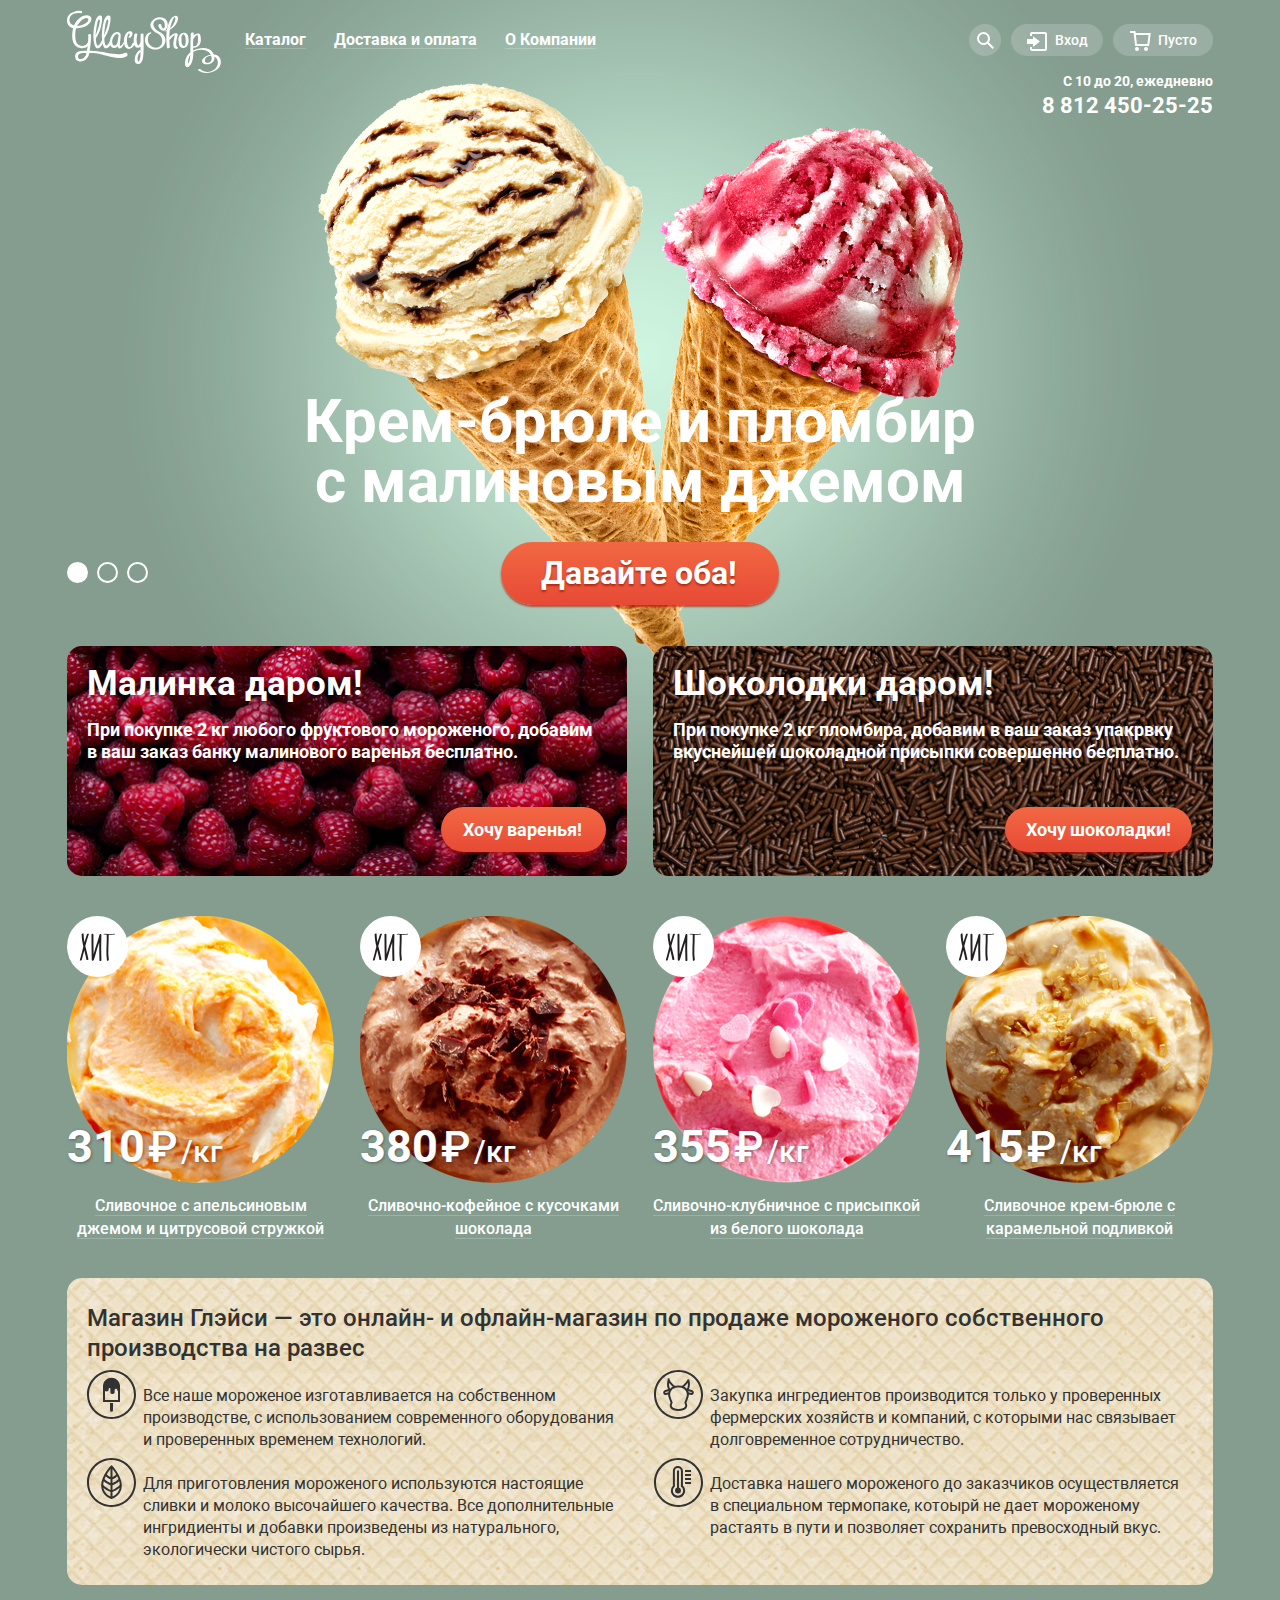
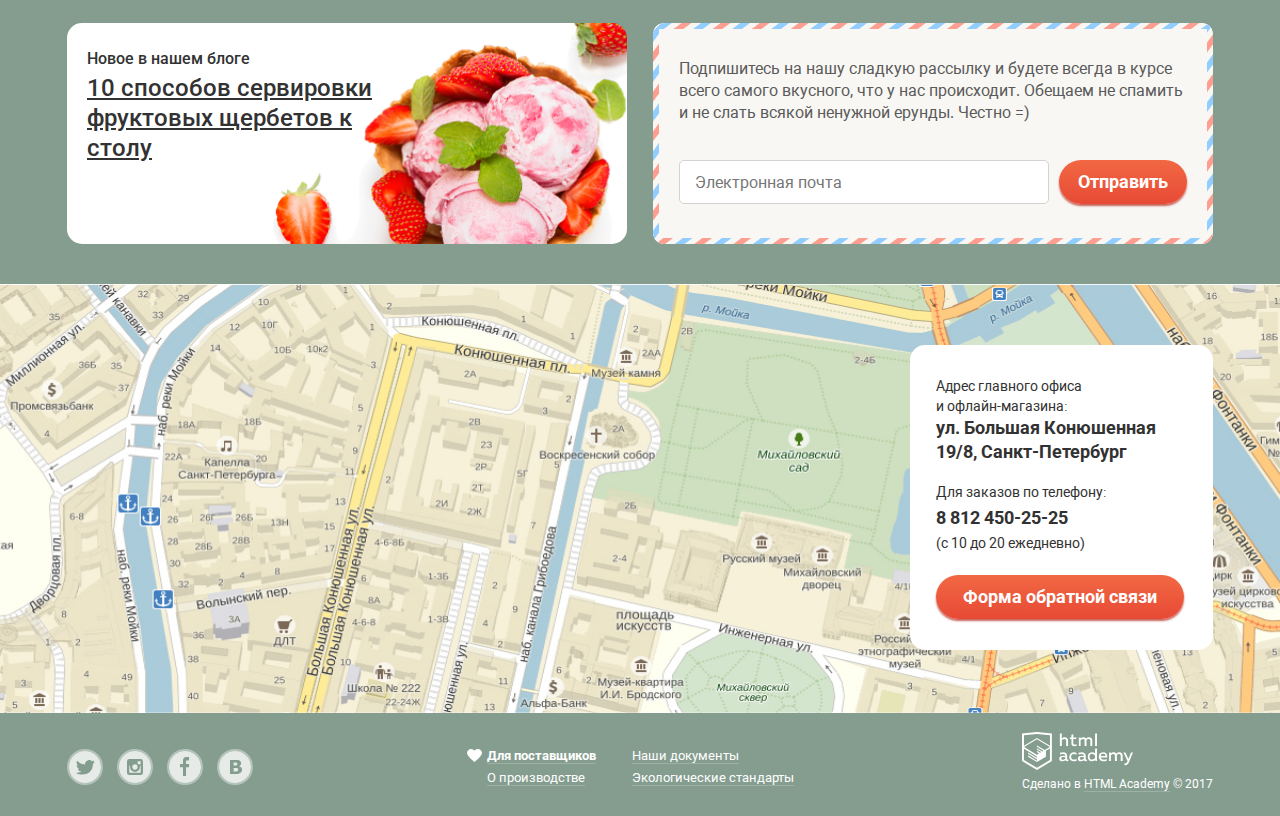
<file: index.html>
<!DOCTYPE html>
<html lang="ru">
<head>
	<meta charset="utf-8">
	<link href="https://fonts.googleapis.com/css?family=Roboto:400,500,700&amp;subset=cyrillic" rel="stylesheet">
	<link rel="stylesheet"  href="css/normalize.css">
	<link rel="stylesheet" type="text/css" href="css/style.css">
	<title>Gllacy Shop</title>
</head>
<body>
	<input class="visually-hidden" type="radio" id="product-1" name="toggle" checked>
	<input class="visually-hidden" type="radio" id="product-2" name="toggle">
	<input class="visually-hidden" type="radio" id="product-3" name="toggle">
	<div class="site-wrapper">
		<header class="main-header container">
			<nav class="main-navigation">
				<a class="header-logo"><img src="img/logo.svg" width="154" height="64" alt="Логотип магазина Глэйси"></a>
				<ul class="site-navigation">
					<li class="site-navigation-current"><a href="#0">Каталог</a>
						<div class="site-navigation-wrapper">
							<ul class="catalog-menu">
								<li><a href="#0">Новинки</a></li>
								<li><a href="catalog.html">Сливочное</a></li>
								<li><a href="#0">Щербеты</a></li>
								<li><a href="#0">Фруктовый лед</a></li>
								<li><a href="#0">Мелорин</a></li>
							</ul>
						</div>
					</li>
					<li><a href="#0">Доставка и оплата</a></li>
					<li><a href="#0">О Компании</a></li>
				</ul>
				<div class="user-navigation">
					<div class="search-wrapper">
						<button class="search-button" type="button">Поиск</button>
						<form class="search-form" action="#0" method="post">
							<input name="search" type="search" placeholder="Что ищем ?">
							<button type="submit">Поиск</button>
						</form>
					</div>
					<ul class="user-navigation-option">
						<li class="login-link"><a class="login-link-icon" href="#0">Вход</a>
							<form class="entrance-form">
								<input type="email" name="email" placeholder="Электронная почта">
								<input type="password" name="password" placeholder="Пароль">
								<div class="entrance-wrapper">
									<button class="button" type="submit">Войти</button>
									<ul>
										<li><a href="#0">Забыли пароль ?</a></li>
										<li><a href="#0">Новая регистрация</a></li>
									</ul>
								</div>
							</form>
						</li>
						<li class="basket-link"><a class="basket-link-icon" href="#0">Пусто</a></li>
					</ul>
				</div>		
			</nav>
			<p class="operating-mode-contacts">
				С 10 до 20, ежедневно
				<span>8 812 450-25-25</span></p>
			</header>
			<main class="main-contents">
				<h1 class="visually-hidden">Магазин Глэйси</h1>
				<section class="slider container">
					<div class="slider-controls">
						<label for="product-1">Первый</label>
						<label for="product-2">Второй</label>
						<label for="product-3">Третий</label>
					</div>
					<ul class="slider-list">
						<li class="slider-item slide" id="slide1">
							<h2 class="slide-title">
								Крем-брюле и пломбир с малиновым джемом
							</h2>
							<a class="button slide-button" href="#0">Давайте оба!</a>
						</li>
						<li class="slider-item slide" id="slide2">
							<h2 class="slide-title">
								Шоколадный пломбир и лимонный сорбет
							</h2>
							<a class="button slide-button" href="#0">Давайте оба!</a>
						</li>
						<li class="slider-item slide" id="slide3">
							<h2 class="slide-title">
								Пломбир с помадкой и клубничный щербет
							</h2>
							<a class="button slide-button" href="#0">Давайте оба!</a>
						</li>
					</ul>
				</section>
				<section class="banners-product container">
					<div class="additive-raspberry">
						<h3>Малинка даром!</h3>
						<p>При покупке 2 кг любого фруктового мороженого, добавим в ваш заказ банку малинового варенья бесплатно.</p>
						<a class="button" href="#0">Хочу варенья!</a>
					</div>
					<div class="additive-chocolate">
						<h3>Шоколодки даром!</h3>
						<p>При покупке 2 кг пломбира, добавим в ваш заказ упакрвку вкуснейшей шоколадной присыпки совершенно бесплатно.</p>
						<a class="button" href="#0">Хочу шоколадки!</a>
					</div>
				</section>
				<section class="hits-product container">
					<ul class="cream-list">
						<li class="cream-item hit-icon">
							<div>
								<img src="img/creamy-additives-1.png" width="267" height="267" alt="Мороженое сливочное с апельсиновым джемом и цитрусовой стружкой">
								<p>310<span>/кг</span>
								</p>
								<h3>
									<a href="#0">Сливочное с апельсиновым джемом и цитрусовой стружкой</a>
								</h3>
							</div>
							<button class="button button-viewing" type="submit">Быстрый просмотр</button>
						</li >
						<li class="cream-item hit-icon">
							<div>
								<img src="img/creamy-additives-2.png" width="267" height="267" alt="Мороженое cливочно-кофейное с кусочками шоколада">
								<p>380<span>/кг</span>
								</p>
								<h3>
									<a href="#0">Сливочно-кофейное с кусочками шоколада</a>
								</h3>
							</div>
							<button class="button button-viewing" type="submit">Быстрый просмотр</button>
						</li>
						<li class="cream-item hit-icon">
							<div>
								<img src="img/creamy-additives-3.png" width="267" height="267" alt="Мороженое cливочно-клубничное с присыпкой из белого шоколада">
								<p>355<span>/кг</span>
								</p>
								<h3>
									<a href="#0">Сливочно-клубничное с присыпкой из белого шоколада</a>
								</h3>
							</div>
							<button class="button button-viewing" type="submit">Быстрый просмотр</button>
						</li>
						<li class="cream-item hit-icon">
							<div>
								<img src="img/creamy-additives-4.png" width="267" height="267" alt="Мороженое сливочное крем-брюле с карамельной подливкой">
								<p>415<span>/кг</span>
								</p>
								<h3>
									<a href="#0">Сливочное крем-брюле с карамельной подливкой</a>
								</h3>
							</div>
							<button class="button button-viewing" type="submit">Быстрый просмотр</button>
						</li>
					</ul>
				</section>
				<section class="production container">
					<div class="production-ice-cream">
						<h3>Магазин Глэйси — это онлайн- и офлайн-магазин по продаже мороженого собственного производства на развес</h3>
						<ul class="production-list">
							<li class="production-technology">Все наше мороженое изготавливается на собственном производстве, с использованием современного оборудования и проверенных временем технологий.</li>
							<li class="production-quality">Для приготовления мороженого используются настоящие сливки и молоко высочайшего качества. Все дополнительные ингридиенты и добавки произведены из натурального, экологически чистого сырья.</li>
							<li class="production-supplier">Закупка ингредиентов  производится только у проверенных фермерских хозяйств и компаний, с которыми нас связывает долговременное сотрудничество.</li>
							<li class="production-shrink-wrapping">Доставка нашего мороженого до заказчиков осуществляется в специальном термопаке, котоырй не дает мороженому растаять в пути и позволяет сохранить превосходный вкус.</li>
						</ul>
					</div>
				</section>
				<article class="news_blogs-subscription container">
					<div class="news">
						<p>Новое в нашем блоге</p>
						<a href="#0">10 способов сервировки фруктовых щербетов к столу</a>
					</div>
					<div class="mailing">
						<p>Подпишитесь на нашу сладкую рассылку и будете всегда в курсе всего самого вкусного, что у нас происходит. Обещаем не спамить и не слать всякой ненужной ерунды. Честно =)</p>
						<form action="#0" method="post">
							<input type="email" name="email" placeholder="Электронная почта">
							<button class="button" type="submit">Отправить</button>
						</form>
					</div>
				</article>
				<section class="maps-contacts">
					<div class="maps">
						<iframe src="https://yandex.ru/map-widget/v1/?um=constructor%3Af855b0f6fa3b138141a358081e5a9515e7a3ff2672fa304ae15f26ad1c545205&amp;source=constructor" width="1277" height="450" frameborder="0"></iframe>
						<img src="img/maps.jpg" width="1250" height="430" alt="Офис компании по адресу ул. Большая Конюшенная 19/8, Санкт-Петербург">
					</div>
					<div class="feedback-form-wrapper container">
						<div class="feedback-form">
							<p>Адрес главного офиса
								и офлайн-магазина:
								<span>ул. Большая Конюшенная 19/8, Санкт-Петербург</span>
								Для заказов по телефону:
								<span class="feedback-contacts">8 812 450-25-25</span>
								(с 10 до 20 ежедневно)
							</p>
							<button class="button" type="button">Форма обратной связи</button>
						</div>
					</div>
				</section>
			</main>
			<footer class="main-footer-wrapper container">
				<section class="main-footer">
					<ul class="footer-social">
						<li><a class="social-button twitter-icon" href="#0">Твиттер</a></li>
						<li><a class="social-button instagram-icon" href="#0">Инстаграм</a></li>
						<li><a class="social-button facebook-icon" href="#0">Фейсбук</a></li>
						<li><a class="social-button vkontacte-icon" href="#0">ВК</a></li>
					</ul>
					<ul class="information-company">
						<li class="supplier-icon"><a href="#0">Для поставщиков</a></li>
						<li><a href="#0">Наши документы</a></li>
						<li><a href="#0">О производстве </a></li>
						<li><a href="#0">Экологические стандарты</a></li>
					</ul>
					<p class="footer-copyright">
						<a class="academy" href="https://htmlacademy.ru/intensive/htmlcss">HTML Academy</a>
						Сделано в <a href="https://htmlacademy.ru/intensive/htmlcss">HTML Academy</a> © 2017
					</p>
				</section>
			</footer>
			<section class="modal-feedback modal">
				<h3>Мы обязательно вам ответим!</h3>
				<form>
					<input type="text" name="login" placeholder="Как вас зовут?">
					<input type="email" name="email" placeholder="Ваша почта для ответа?">
					<textarea name="appointment-letter" rows="5" cols="30" placeholder="Напишите что-нибудь..."></textarea>
					<button class="button" type="submit">Отправить</button>
				</form>	
				<button class="modal-close" type="button">Закрыть</button>
			</section>
		</div>
		<div class="modal-overlay"></div>
		<script src="js/popup.js"></script>
	</body>
	</html>
</file>
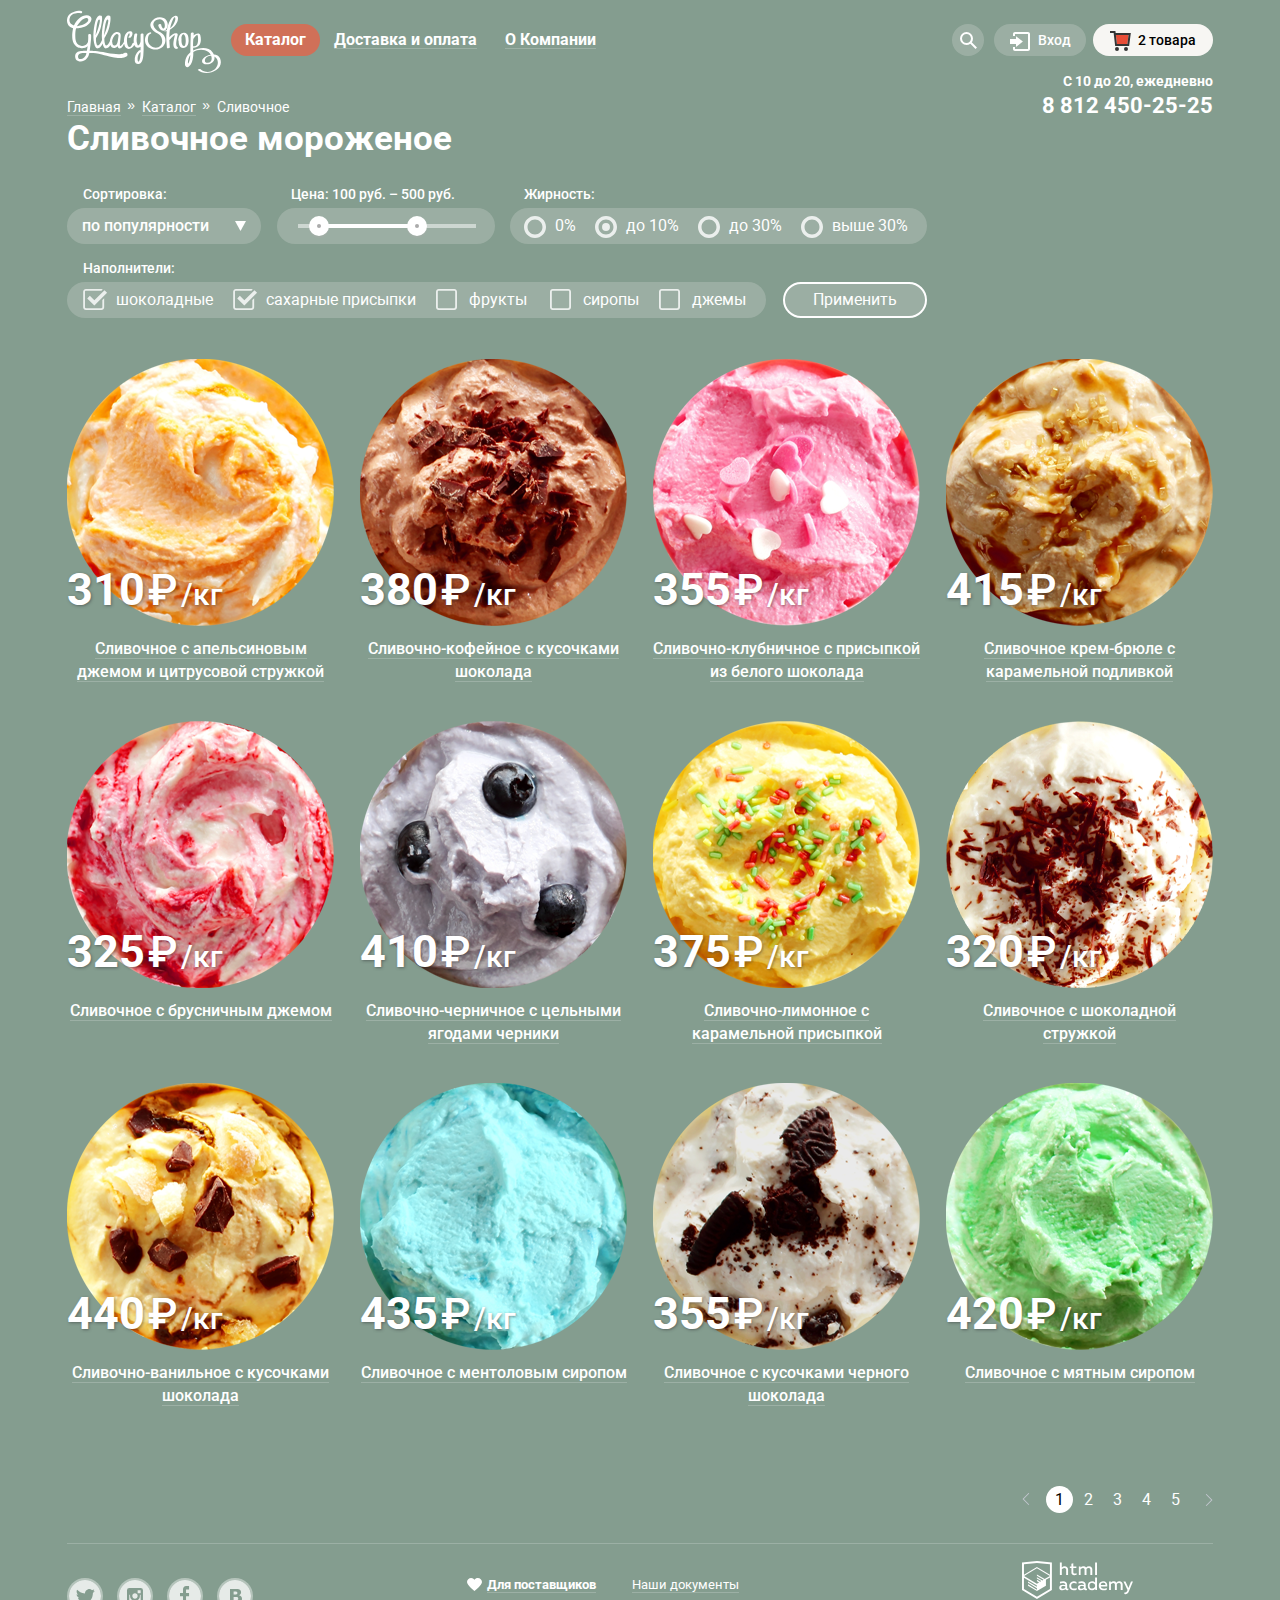
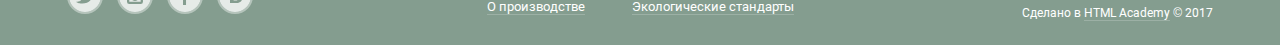
<file: catalog.html>
<!DOCTYPE html>
<html lang="ru">
<head>
	<meta charset="utf-8">
	<link href="https://fonts.googleapis.com/css?family=Roboto:400,500,700&amp;subset=cyrillic" rel="stylesheet">
	<link rel="stylesheet"  href="css/normalize.css">
	<link rel="stylesheet" type="text/css" href="css/style.css">
	<title>Gllacy Shop</title>
</head>
<body class="inner-page">
	<div class="site-wrapper">
		<div class="container">
			<header class="main-header">
				<nav class="main-navigation">
					<a class="header-logo" href="index.html"><img src="img/logo.svg" width="154" height="64" alt="Логотип магазина Глэйси"></a>
					<ul class="site-navigation">
						<li class="site-navigation-current"><a href="#0">Каталог</a>
							<div class="site-navigation-wrapper">
								<ul class="catalog-menu">
									<li><a href="#0">Новинки</a></li>
									<li><a>Сливочное</a></li>
									<li><a href="#0">Щербеты</a></li>
									<li><a href="#0">Фруктовый лед</a></li>
									<li><a href="#0">Мелорин</a></li>
								</ul>
							</div>
						</li>
						<li><a href="#0">Доставка и оплата</a></li>
						<li><a href="#0">О Компании</a></li>
					</ul>
					<div class="user-navigation">
						<div class="search-wrapper">
							<button class="search-button" type="button">Поиск</button>
							<form class="search-form" action="#0" method="post">
								<input name="search" type="search" placeholder="Что ищем ?">
								<button type="submit">Поиск</button>
							</form>
						</div>
						<ul class="user-navigation-option">
							<li class="login-link"><a class="login-link-icon" href="#0">Вход</a>
								<form class="entrance-form">
									<input type="email" name="email" placeholder="Электронная почта">
									<input type="password" name="password" placeholder="Пароль">
									<div class="entrance-wrapper">
										<button class="button" type="submit">Войти</button>
										<ul>
											<li><a href="">Забыли пароль ?</a></li>
											<li><a href="">Новая регистрация</a></li>
										</ul>
									</div>
								</form>
							</li>
							<li class="basket-link basket-current"><a class="basket-link-icon" href="#0">2 товара</a>
								<form class="registration-order">
									<ul class="ice-cream-list">
										<li class="ice-cream-item">
											<button class="ice-cream-delete" type="button">Закрыть</button>
											<img src="img/creamy-additives-1.png" width="33" height="33" alt="Пломбир с апельсиновым джемом">
											<ul>
												<li>Пломбир с апельсиновым джемом</li>	
												<li>1,5 кг х <span>200 руб.</span></li>
												<li>300 руб.</li>
											</ul>
										</li>
										<li class="ice-cream-item">
											<button class="ice-cream-delete" type="button">Закрыть</button>
											<img src="img/creamy-additives-3.png" width="33" height="33" alt="Клубничный пломбир с присыпкой  из белого шоколада">
											<ul>
												<li>Клубничный пломбир с присыпкой  из белого шоколада</li>
												<li>1,5 кг х <span>300 руб.</span></li>
												<li>450 руб.</li>
											</ul>
										</li>
									</ul>
									<p>Итого: 750 руб.</p>
									<button class="button" type="submit">Оформить заказ</button>
								</form>
							</li>
						</ul>
					</div>		
				</nav>
				<div id="product-1"></div>
				<div class="operating-mode-contacts">
					<p>С 10 до 20, ежедневно
						<span>8 812 450-25-25</span></p>
					</div>
				</header>
				<main class="main-contents">
					<ul class="breadcrumbs">
						<li><a href="index.html">Главная</a></li>
						<li><a href="#0">Каталог</a></li>
						<li class="breadcrumbs-current"><a>Сливочное</a></li>
					</ul>
					<h1 class="page-title">Сливочное мороженое</h1>
					<section class="filters">
						<h2 class="visually-hidden">Фильтр товаров</h2>
						<form class="filters-ice-cream" action="#0" method="post">
							<fieldset class="filters-sorting">
								<legend>Сортировка:</legend>
								<select size="1">
									<option value="по популярности" selected>по популярности</option>
									<option value="сначала недорогие">сначала недорогие</option>
									<option value="сначала дорогие">сначала дорогие</option>
									<option value="по жирности">по жирности</option>
								</select>
							</fieldset>
							<fieldset class="filters-price">
								<legend>Цена: 100 руб. – 500 руб.</legend>
								<div class="price">
									<button class="button-left" type="button">Ползунок 1</button>
									<button class="button-right" type="button">Ползунок 2</button>
								</div>
							</fieldset>
							<fieldset class="filters-fat">
								<legend>Жирность:</legend>
								<input class="visually-hidden filter-input filter-input-radio" type="radio" name="fat" id="fat-0" value="0">
								<input class="visually-hidden filter-input filter-input-radio" type="radio" name="fat" id="fat-less-10" value="less-10" checked>
								<input class="visually-hidden filter-input filter-input-radio" type="radio" name="fat" id="fat-less-30" value="less-30">
								<input class="visually-hidden filter-input filter-input-radio" type="radio" name="fat" id="fat-more-30" value="more-30">
								<ul class="fat-content">
									<li>
										<label for="fat-0">0%</label>
									</li>
									<li>
										<label for="fat-less-10">до 10%</label>
									</li>
									<li>
										<label for="fat-less-30">до 30%</label>
									</li>
									<li>
										<label for="fat-more-30">выше 30%</label>
									</li>
								</ul>
							</fieldset>
							<fieldset class="filters-filler">
								<legend>Наполнители:</legend>
								<input class="visually-hidden filter-input-checkbox" type="checkbox" name="chocolate" id="chocolate" checked>
								<input class="visually-hidden filter-input-checkbox" type="checkbox" name="sugar" id="sugar" checked>
								<input class="visually-hidden filter-input-checkbox" type="checkbox" name="fruit" id="fruit">
								<input class="visually-hidden filter-input-checkbox" type="checkbox" name="syrup" id="syrup">
								<input class="visually-hidden filter-input-checkbox" type="checkbox" name="jam" id="jam">
								<ul class="filler">
									<li>
										<label for="chocolate">шоколадные</label>
									</li>
									<li>
										<label for="sugar">сахарные присыпки</label>
									</li>
									<li>
										<label for="fruit">фрукты</label>
									</li>
									<li>
										<label for="syrup">сиропы</label>
									</li>
									<li>
										<label for="jam">джемы</label>
									</li>
								</ul>
							</fieldset>
							<button type="submit" class="filter-button">Применить</button>
						</form>
					</section>
					<section class="catalog">
						<h2 class="visually-hidden">Список сливочных кремов</h2>
						<ul class="cream-list">
							<li class="cream-item">
								<div>
									<img src="img/creamy-additives-1.png" width="267" height="267" alt="Мороженое сливочное с апельсиновым джемом и цитрусовой стружкой">
									<p>310<span>/кг</span>
									</p>
									<h3>
										<a href="#0">Сливочное с апельсиновым джемом и цитрусовой стружкой</a>
									</h3>
								</div>
								<button class="button button-viewing" type="submit">Быстрый просмотр</button>
							</li >
							<li class="cream-item">
								<div>
									<img src="img/creamy-additives-2.png" width="267" height="267" alt="Мороженое cливочно-кофейное с кусочками шоколада">
									<p>380<span>/кг</span>
									</p>
									<h3>
										<a href="#0">Сливочно-кофейное с кусочками шоколада</a>
									</h3>
								</div>
								<button class="button button-viewing" type="submit">Быстрый просмотр</button>
							</li>
							<li class="cream-item">
								<div>
									<img src="img/creamy-additives-3.png" width="267" height="267" alt="Мороженое cливочно-клубничное с присыпкой из белого шоколада">
									<p>355<span>/кг</span>
									</p>
									<h3>
										<a href="#0">Сливочно-клубничное с присыпкой из белого шоколада</a>
									</h3>
								</div>
								<button class="button button-viewing" type="submit">Быстрый просмотр</button>
							</li>
							<li class="cream-item">
								<div>
									<img src="img/creamy-additives-4.png" width="267" height="267" alt="Мороженое сливочное крем-брюле с карамельной подливкой">
									<p>415<span>/кг</span>
									</p>
									<h3>
										<a href="#0">Сливочное крем-брюле с карамельной подливкой</a>
									</h3>
								</div>
								<button class="button button-viewing" type="submit">Быстрый просмотр</button>
							</li>
							<li class="cream-item">
								<div>
									<img src="img/creamy-additives-5.png" width="267" height="267" alt="Мороженое сливочное с брусничным джемом">
									<p>325<span>/кг</span>
									</p>
									<h3>
										<a href="#0">Сливочное с брусничным джемом</a>
									</h3>
								</div>
								<button class="button button-viewing" type="submit">Быстрый просмотр</button>
							</li >
							<li class="cream-item">
								<div>
									<img src="img/creamy-additives-6.png" width="267" height="267" alt="Мороженое сливочно-черничное с цельными ягодами черники">
									<p>410<span>/кг</span>
									</p>
									<h3>
										<a href="#0">Сливочно-черничное с цельными ягодами черники</a>
									</h3>
								</div>
								<button class="button button-viewing" type="submit">Быстрый просмотр</button>
							</li>
							<li class="cream-item">
								<div>
									<img src="img/creamy-additives-7.png" width="267" height="267" alt="Мороженое сливочно-лимонное с карамельной присыпкой">
									<p>375<span>/кг</span>
									</p>
									<h3>
										<a href="#0">Сливочно-лимонное с карамельной присыпкой</a>
									</h3>
								</div>
								<button class="button button-viewing" type="submit">Быстрый просмотр</button>
							</li>
							<li class="cream-item">
								<div>
									<img src="img/creamy-additives-8.png" width="267" height="267" alt="Мороженое сливочное с шоколадной стружкой">
									<p>320<span>/кг</span>
									</p>
									<h3>
										<a href="#0">Сливочное с шоколадной стружкой</a>
									</h3>
								</div>
								<button class="button button-viewing" type="submit">Быстрый просмотр</button>
							</li>
							<li class="cream-item">
								<div>
									<img src="img/creamy-additives-9.png" width="267" height="267" alt="Мороженое сливочно-ванильное с кусочками шоколада ">
									<p>440<span>/кг</span>
									</p>
									<h3>
										<a href="#0">Сливочно-ванильное с кусочками шоколада</a>
									</h3>
								</div>
								<button class="button button-viewing" type="submit">Быстрый просмотр</button>
							</li>
							<li class="cream-item">
								<div>
									<img src="img/creamy-additives-10.png" width="267" height="267" alt="Мороженое сливочноe с ментоловым сиропом">
									<p>435<span>/кг</span>
									</p>
									<h3>
										<a href="#0">Сливочноe с ментоловым сиропом</a>
									</h3>
								</div>
								<button class="button button-viewing" type="submit">Быстрый просмотр</button>
							</li>
							<li class="cream-item">
								<div>
									<img src="img/creamy-additives-11.png" width="267" height="267" alt="Мороженое сливочное с кусочками черного шоколада">
									<p>355<span>/кг</span>
									</p>
									<h3>
										<a href="#0">Сливочное с кусочками черного шоколада</a>
									</h3>
								</div>
								<button class="button button-viewing" type="submit">Быстрый просмотр</button>
							</li>
							<li class="cream-item">
								<div>
									<img src="img/creamy-additives-12.png" width="267" height="267" alt="Мороженое сливочное с мятным сиропом">
									<p>420<span>/кг</span>
									</p>
									<h3>
										<a href="#0">Сливочное с мятным сиропом</a>
									</h3>
								</div>
								<button class="button button-viewing" type="submit">Быстрый просмотр</button>
							</li>
						</ul>
						<ul class="pagination">
							<li><a>Назад</a></li>
							<li class="pagination-item"><a>1</a></li>
							<li><a href="#0">2</a></li>
							<li><a href="#0">3</a></li>
							<li><a href="#0">4</a></li>
							<li><a href="#0">5</a></li>
							<li><a href="#0">Вперед</a></li>
						</ul>
					</section>
				</main>
				<footer class="main-footer-wrapper container">
					<section class="main-footer">
						<ul class="footer-social">
							<li><a class="social-button twitter-icon" href="#0">Твиттер</a></li>
							<li><a class="social-button instagram-icon" href="#0">Инстаграм</a></li>
							<li><a class="social-button facebook-icon" href="#0">Фейсбук</a></li>
							<li><a class="social-button vkontacte-icon" href="#0">ВК</a></li>
						</ul>
						<ul class="information-company">
							<li class="supplier-icon"><a href="#0">Для поставщиков</a></li>
							<li><a href="#0">Наши документы</a></li>
							<li><a href="#0">О производстве </a></li>
							<li><a href="#0">Экологические стандарты</a></li>
						</ul>
						<p class="footer-copyright">
							<a class="academy" href="https://htmlacademy.ru/intensive/htmlcss">HTML Academy</a>
							Сделано в <a href="https://htmlacademy.ru/intensive/htmlcss">HTML Academy</a> © 2017
						</p>
					</section>
				</footer>
			</div>
		</div>
	</body>
	</html>
</file>
<file: css/style.css>
@font-face {
	font-family: 'Roboto';
	src: url(../fonts/Roboto.woff2) format('woff2'), url(../fonts/Roboto.woff) format('woff');
	font-weight: 400;
	font-style: normal;
}

@font-face {
	font-family: 'Robotobold';
	src: url(../fonts/Robotobold.woff2) format('woff2'), url(../fonts/Robotobold.woff) format('woff');
	font-weight: 700;
	font-style: normal;
}

@font-face {
	font-family: 'Robotomedium';
	src: url(../fonts/Robotomedium.woff2) format('woff2'), url(../fonts/Robotomedium.woff) format('woff');
	font-weight: 500;
	font-style: normal;
}

@-webkit-keyframes feedback {
	0% {
		-webkit-transform: translateY(-2000px);
		transform: translateY(-2000px);
	}
	60% {
		-webkit-transform: translateY(40px);
		transform: translateY(40px);
	}
	80% {
		-webkit-transform: translateY(-15px);
		transform: translateY(-15px);
	}
	100% {
		-webkit-transform: translateY(0px);
		transform: translateY(0px);
	}
}

@keyframes feedback {
	0% {
		-webkit-transform: translateY(-2000px);
		transform: translateY(-2000px);
	}
	60% {
		-webkit-transform: translateY(40px);
		transform: translateY(40px);
	}
	80% {
		-webkit-transform: translateY(-15px);
		transform: translateY(-15px);
	}
	100% {
		-webkit-transform: translateY(0px);
		transform: translateY(0px);
	}
}

@-webkit-keyframes shake {
	0%,
	100% {
		-webkit-transform: translateX(0);
		transform: translateX(0);
	}

	10%,
	30%,
	50%,
	70%,
	90% {
		-webkit-transform: translateX(-8px);
		transform: translateX(-8px);
	}

	20%,
	40%,
	60%,
	80% {
		-webkit-transform: translateX(8px);
		transform: translateX(8px);
	}
}

@keyframes shake {
	0%,
	100% {
		-webkit-transform: translateX(0);
		transform: translateX(0);
	}

	10%,
	30%,
	50%,
	70%,
	90% {
		-webkit-transform: translateX(-8px);
		transform: translateX(-8px);
	}

	20%,
	40%,
	60%,
	80% {
		-webkit-transform: translateX(8px);
		transform: translateX(8px);
	}
}

body {
	margin: 0;
	padding: 0;
	font-family: "Roboto", Arial, sans-serif;
	font-size: 16px;
	line-height: 22px;
	font-weight: 400;
	color: #ffffff;
}

img {
	max-width: 100%;
	height: auto
}

a {
	text-decoration: none;
	border-bottom: 1px solid;
	border-bottom-color: rgba(255, 255, 255, .2);
	color: #fff;
}

.visually-hidden {
	position: absolute;
	width: 1px;
	height: 1px;
	margin: -1px;
	border: 0;
	padding: 0;
	clip: rect(0 0 0 0);
	overflow: hidden;
}

.container {
	width: 1146px;
	margin: 0 auto;
}

.site-navigation,
.filters select {
	font-size: 16px;
	line-height: 18px;
	font-weight: 700;
}
.user-navigation,
.operating-mode-contacts,
.filters legend,
.catalog-menu,
.price button::after,
.breadcrumbs a {
	font-size: 14px;
	line-height: 16px;
	font-weight: 500;
}

.operating-mode-contacts {
	font-weight: 700;
}

.operating-mode-contacts span {
	font-size: 22px;
	line-height: 24px;
	font-weight: 700;
	margin-top: 5px;
}

.user-navigation a:hover,
.user-navigation a:focus,
.user-navigation a:active {
	color: #000;
	background: #f8f7f4;
}

.site-navigation,
.user-navigation,
.user-navigation-option,
.slider-list,
.cream-list,
.information-company,
.breadcrumbs,
.fat-content,
.filler,
.pagination,
.production-list,
.catalog-menu,
.ice-cream-item ul,
.ice-cream-list {
	list-style: none;
}

.site-navigation a,
.user-navigation a,
.breadcrumbs a,
.pagination a,
.information-company a,
.footer-copyright,
.button,
.banners-product a {
	color: #ffffff;
}

.cream-item a:hover,
.cream-item a:active,
.information-company a:hover,
.information-company a:active,
.entrance-wrapper a:hover,
.entrance-wrapper a:active,
.footer-copyright a:not([class]):hover,
.footer-copyright a:not([class]):active,
.footer-copyright a:not([class]):focus,
.breadcrumbs a:hover,
.breadcrumbs a:focus,
.breadcrumbs a:active {
	color: #ffbc9e;
	border-bottom: 1px solid;
	border-bottom-color: rgb(255, 188, 158);
}

.supplier-icon a:hover::before ,
.supplier-icon a:active::before,
.supplier-icon a:focus::before {
	background: url(../img/heart-hover.svg) no-repeat center center;
}

.login-link-icon:hover::before {
	background: url(../img/entrance-black.svg) no-repeat center center;
}

.basket-link-icon:hover::before {
	background: url(../img/basket-black.svg) no-repeat center center;
}

.slider h2 {
	font-size: 60px;
	line-height: 60px;
}

.button {
	display: inline-block;
	text-align: center;
	border-radius: 40px;
	border: none;
	cursor: pointer;
	background: -webkit-gradient(linear, left bottom, left top, from(#e74a35), to(#f26843));
	background: -webkit-linear-gradient(bottom, #e74a35, #f26843);
	background: -o-linear-gradient(bottom, #e74a35, #f26843);
	background: linear-gradient(to top, #e74a35, #f26843);
	-webkit-box-shadow: 0 2px 2px rgb(172, 16, 0, .64);
	box-shadow: 0 2px 2px rgb(172, 16, 0, .64);
}

.button:hover,
.banners-product a:hover {
	background: -webkit-gradient(linear, left top, left bottom, from(#f58669), to(#e1613e));
	background: -webkit-linear-gradient(top, #f58669, #e1613e);
	background: -o-linear-gradient(top, #f58669, #e1613e);
	background: linear-gradient(to bottom, #f58669, #e1613e);
	-webkit-box-shadow: 0 1px 2px rgba(172, 16, 0, 1);
	box-shadow: 0 1px 2px rgba(172, 16, 0, 1);
	outline: 0;
}

.button:active,
.banners-product a:active {
	background: -webkit-gradient(linear, left top, left bottom, from(#c63e2b), to(#ec6f5e));
	background: -webkit-linear-gradient(top, #c63e2b, #ec6f5e);
	background: -o-linear-gradient(top, #c63e2b, #ec6f5e);
	background: linear-gradient(to bottom, #c63e2b, #ec6f5e);
	-webkit-box-shadow: inset 0 2px 2px rgba(172, 16, 0, 1);
	box-shadow: inset 0 2px 2px rgba(172, 16, 0, 1);
	outline: 0;
}

.additive-raspberry {
	background-color: #cb5c76;
	background: url("../img/crimson-background.png") no-repeat;
	background-size: cover;
	margin-right: 13px;
}

.additive-chocolate {
	background-color: #452413;
	background: url("../img/chocolate-background.png") no-repeat;
	background-size: cover;
	margin-left: 13px;
}

.banners-product h3,
.page-title {
	font-size: 35px;
	line-height: 41px;
	font-weight: 700;
}

.page-title {
	margin: 0;
	margin-bottom: 27px;
}

.banners-product h3,
.banners-product p {
	margin: 0;
}

.banners-product div {
	padding: 17px 21px 24px 20px;
	-webkit-box-sizing: border-box;
	box-sizing: border-box;
	height: 100%;
	width: 50%;
	border-radius: 15px;
	display: flex;
	flex-direction: column;
}

.banners-product a,
.mailing button,
.feedback-form span,
.feedback-form button,
.banners-product p,
.entrance-form button,
.modal-feedback .button,
.registration-order .button,
.cream-item .button-viewing {
	font-size: 18px;
	line-height: 24px;
	font-weight: 700;
}

.banners-product p {
	padding: 15px 0 44px 0;
	line-height: 22px;
}

.cream-item p {
	font-size: 45px;
	line-height: 45px;
	font-weight: 700;
	margin: 0;
	margin-top: -65px;
	margin-bottom: 20px;
	position: relative;
	z-index: 3;
}

.cream-item span::before {
	content: "₽";
	font-weight: 500;
	font-size: 1.44em;
	line-height: 45px;
	margin-left: 3px;
	margin-right: 3px;
}

.cream-item span {
	font-size: .67em;
	font-weight: 500;
}

.cream-item p,
.cream-item h3 {
	text-shadow: 1px 1px 3px rgba(49, 50, 53, 0.5);
}

.inner-page .cream-item {
	margin-bottom: 38px;
}

.cream-item {
	position: relative;
	width: calc(25% - 26px*3/4);
}

.cream-item img {
	position: relative;
}

.cream-item div::before {
	content: "";
	position: absolute;
	top: -6px;
	left: -13px;
	right: -13px;
	height: 100%;
	padding-bottom: 80px;
	background: rgba(255, 255, 255);
	border-radius: 5px;
	z-index: 1;
	display: none;
	box-shadow: 0 20px 20px rgba(0, 0, 0, .4);
	opacity: .2;
}

.cream-item:hover .button-viewing,
.cream-item:hover  div::before {
	display: block;
}

.cream-item:hover img {
	z-index: 2;
	width: 100%;
}

.cream-item a,
.production-list li,
.news p,
.mailing p {
	font-size: 16px;
	line-height: 22px;
	font-weight: 500;
}

.cream-item a {
	color: #ffffff;
	text-shadow: none;
	text-align: center;
}

.production-ice-cream {
	background-color: #f0e6ce;
	background: url(../img/wafer-background.png) center center;
	border-radius: 15px;
	padding: 25px 23px 24px 20px;
}

.production-ice-cream h3,
.news a,
.modal-feedback h3 {
	font-size: 24px;
	line-height: 30px;
	font-weight: 500;
	color: #323232;
}

.production-ice-cream h3 {
	margin: 0;
	margin-bottom: 7px;
}

.production-list li {
	width: 480px;
	font-weight: 400;
	color: #323232;
	position: relative;
	padding-left: 56px;
	padding-top: 15px;
}

.news {
	background-color: #ffffff;
	background: url("../img/strawberry-background.png") no-repeat;
	background-size: cover;
	margin-right: 13px;
}

.news p {
	color: #323232;
	margin: 0;
	margin-bottom: 3px;
}

.news a {
	width: 55%;
	display: inline-block;
	text-decoration: underline;
	margin-bottom: 46px;
}

.mailing {
	background-color: #f8f7f4;
	border: 6px solid;
	-webkit-border-image: url(../img/bg-post.svg);
	-o-border-image: url(../img/bg-post.svg);
	border-image: url(../img/bg-post.svg);
	border-image-slice: 8;
	border-radius: 10px;
	-webkit-box-sizing: border-box;
	box-sizing: border-box;
	margin-left: 13px;
}

.mailing p {
	color: #5a5a5a;
	font-weight: 400;
	margin-top: 4px;
	margin-bottom: 36px
}

.mailing form {
	display: flex;
}

.mailing input,
.modal-feedback input {
	box-sizing: border-box;
	height: 44px;
}

.mailing button {
	padding: 0 19px;
	line-height: 44px;
	margin-left: 10px;
}

.maps {
	height: 429px;
}

.maps-contacts {
	width: 100%;
	position: relative;
}

.maps::before {
	content: "";
	width: 80px;
	height: 140px;
	position: absolute;
	left: 280px;
	top: 142px;
	background: url(../img/pin.svg) no-repeat center center;
}

.maps iframe {
	position: relative;
	z-index: 2;
	width: 100%;
	height: 100%;
}

.maps img {
	position: absolute;
	z-index: 1;
	top: 0;
	left: 0;
	height: 100%;
	width: 100%;
}

.feedback-form {
	width: 303px;
	background-color: white;
	color: #323232;
	font-size: 14px;
	line-height: 20px;
	font-weight: 400;
	border-radius: 15px;
	position: absolute;
	right: 0;
	top: 61px;
	z-index: 5;
	padding: 31px 26px;
	-webkit-box-sizing: border-box;
	box-sizing: border-box;
}

.feedback-form-wrapper {
	position: absolute;
	top: 0;
	left: 0;
	z-index: 4;
	right: 0
}

.footer-social {
	font-size: 0;
	line-height: 0;
	display: -webkit-box;
	display: -ms-flexbox;
	display: flex;
	padding: 0;
	margin-bottom: 8px;
}

.twitter-icon {
	background: url(../img/twitter.svg) no-repeat center center;
}

.instagram-icon {
	background: url(../img/instagram.svg) no-repeat center center;
}

.facebook-icon {
	background: url(../img/fb.svg) no-repeat center center;
}

.vkontacte-icon {
	background: url(../img/vk.svg) no-repeat center center;
}

.footer-social a {
	width: 32px;
	height: 32px;
	display: inline-block;
	opacity: .8;
	border: 2px solid rgba(255, 255, 255, .5);
	border-radius: 50%;
	margin-right: 14px;
}

.footer-social a:hover {
	opacity: 1;
}

.footer-social a:active {
	opacity: .7;
}

.information-company a,
.ice-cream-list {
	font-size: 13px;
	line-height: 18px;
	font-weight: 400;
}
.supplier-icon a {
	font-weight: 700;
}

.supplier-icon {
	position: relative;
}

.supplier-icon a::before {
	content: "";
	position: absolute;
	top: 5px;
	left: -20px;
	width: 15px;
	height: 13px;
	background: url(../img/heart.svg) no-repeat center center;
}

.footer-copyright {
	font-size: 12px;
	line-height: 18px;
	font-weight: 400;
	margin: 0;
}


/*Стилизация Каталога */

.breadcrumbs {
	display: -webkit-box;
	display: -ms-flexbox;
	display: flex;
	padding: 0;
	margin: 0;
	margin-top: -36px;
}

.breadcrumbs a {
    position: relative;
    font-weight: 400;
    display: inline-block;
    margin-right: 21px;
}

.breadcrumbs a::after {
    content: "»";
    position: absolute;
    right: -14px;
    top: -2px;
}

.breadcrumbs li:last-child a::after {
	display: none;
}

.breadcrumbs a:not([href]),
.breadcrumbs a:not([href]):hover,
.breadcrumbs a:not([href]):active {
	border-bottom: none;
	color: #ffffff;
}

.filters fieldset {
	border: none;
	padding: 0;
	margin: 0;
	margin-right: 15px;
}

.filters legend {
	margin-left: 16px;
	margin-bottom: 6px;
}

.filters-sorting select,
.price,
.fat-content,
.filler,
.filters-ice-cream .filter-button,
.login-link-icon,
.basket-link-icon {
	background-color: rgba(248, 247, 244, .2);
	border-radius: 20px;
	line-height: 36px;
}

.filters-sorting select {
	text-transform: none;
	border: none;
	color: #ffffff;
	font-weight: 500;
	padding-left: 15px;
	padding-right: 33px;
	-webkit-appearance: none;
	background: rgba(248, 247, 244, .2) url(../img/icon-down-dir.svg) no-repeat 92% center;
}

.filters-sorting select:hover {
	background: rgba(248, 247, 244, .2) url(../img/icon-down-dir-black.svg) no-repeat 90% center;
	color: #000;
	cursor: pointer;
}

.filters-sorting select:focus {
	background: #fff url(../img/icon-down-dir-black.svg) no-repeat 90% center;
	color: #000;
	outline: none;
}

.filters-sorting option {
	color: #000;
}

.filters-price legend,
.filters-fat legend {
	margin-left: 14px;
}

.price {
	position: relative;
	width: 218px;
	height: 36px;
	padding: 0 21px;
	-webkit-box-sizing: border-box;
	box-sizing: border-box;
}

.price button {
	border: none;
	line-height: 0;
	font-size: 0;
	width: 20px;
	height: 24px;
	cursor: pointer;
	background: transparent;
	position: absolute;
	top: calc(50% - 11px);
	background: url(../img/filter-button.svg) no-repeat center center;
}

.price .button-left {
	left: 15%;
}

.price .button-right {
	left: 60%;
}

.price::before {
	content: "";
	display: block;
	width: 178px;
	height: 4px;
	position: absolute;
	top: calc(50% - 2px);
	background-image: -webkit-gradient(linear, left top, right top, color-stop(10%, rgba(255, 255, 255, .5)), color-stop(10%, rgba(255, 255, 255, 1)), color-stop(70%, rgba(255, 255, 255, 1)),color-stop(70%, rgba(255, 255, 255, .5)));
	background-image: -webkit-linear-gradient(left, rgba(255, 255, 255, .5) 10%, rgba(255, 255, 255, 1) 10%, rgba(255, 255, 255, 1) 70%,rgba(255, 255, 255, .5) 70%);
	background-image: -o-linear-gradient(left, rgba(255, 255, 255, .5) 10%, rgba(255, 255, 255, 1) 10%, rgba(255, 255, 255, 1) 70%,rgba(255, 255, 255, .5) 70%);
	background-image: linear-gradient(to right, rgba(255, 255, 255, .5) 10%, rgba(255, 255, 255, 1) 10%, rgba(255, 255, 255, 1) 70%,rgba(255, 255, 255, .5) 70%);
}

.fat-content {
	display: -webkit-box;
	display: -ms-flexbox;
	display: flex;
	-webkit-box-align: center;
	-ms-flex-align: center;
	align-items: center;
	margin: 0;
	padding-left: 14px;
	-webkit-box-sizing: border-box;
	box-sizing: border-box;
}

.fat-content li {
	margin-right: 19px;
}

.fat-content label {
	display: inline-block;
	width: auto;
	height: 25px;
	background: url(../img/radio-off.svg) no-repeat left;
	padding-left: 31px;
	line-height: 23px;
	cursor: pointer;
}

.fat-content label:hover {
	background: url(../img/radio-off-hover.svg) no-repeat left;
}

#fat-0:checked ~ .fat-content label[for="fat-0"],
#fat-less-10:checked ~ .fat-content label[for="fat-less-10"],
#fat-less-30:checked ~ .fat-content label[for="fat-less-30"],
#fat-more-30:checked ~ .fat-content label[for="fat-more-30"] {
	background: url(../img/radio-on.svg) no-repeat left;
}

#fat-0:checked ~ .fat-content label[for="fat-0"]:hover,
#fat-less-10:checked ~ .fat-content label[for="fat-less-10"]:hover,
#fat-less-30:checked ~ .fat-content label[for="fat-less-30"]:hover,
#fat-more-30:checked ~ .fat-content label[for="fat-more-30"]:hover {
	background: url(../img/radio-on-hover.svg) no-repeat left;
}



.filler {
	display: -webkit-box;
	display: -ms-flexbox;
	display: flex;
	-webkit-box-align: center;
	-ms-flex-align: center;
	align-items: center;
	padding-left: 16px;
	margin: 0;
	-webkit-box-sizing: border-box;
	box-sizing: border-box;
}

.filler li {
	margin-right: 20px;
}

.filler li:nth-child(3) {
	margin-right: 23px;
}

.filler label {
	display: inline-block;
	width: auto;
	height: 23px;
	background: url(../img/checkbox-off.svg) no-repeat left;
	padding-left: 33px;
	line-height: 23px;
	cursor: pointer;
}

#chocolate:checked ~ .filler label[for="chocolate"],
#sugar:checked ~ .filler label[for="sugar"],
#fruit:checked ~ .filler label[for="fruit"],
#syrup:checked ~ .filler label[for="syrup"],
#jam:checked ~ .filler label[for="jam"] {
	background: url(../img/checkbox-on.svg) no-repeat left;
}

.filler label:hover {
	background: url(../img/checkbox-off-hover.svg) no-repeat left;
}

#chocolate:checked ~ .filler label[for="chocolate"]:hover,
#sugar:checked ~ .filler label[for="sugar"]:hover,
#fruit:checked ~ .filler label[for="fruit"]:hover,
#syrup:checked ~ .filler label[for="syrup"]:hover,
#jam:checked ~ .filler label[for="jam"]:hover {
	background: url(../img/checkbox-on-hover.svg) no-repeat left;
}

.filters-filler {
	display: -webkit-box;
	display: -ms-flexbox;
	display: flex;
	-webkit-box-align: center;
	-ms-flex-align: center;
	align-items: center;
}

.filters {
	margin-bottom: 41px;
}

.filters-ice-cream {
	display: -webkit-box;
	width: 860px;
	display: -ms-flexbox;
	display: flex;
	-ms-flex-wrap: wrap;
	flex-wrap: wrap;
	-webkit-box-align: end;
	-ms-flex-align: end;
	align-items: flex-end;
	justify-content: space-between;
}

.filters-ice-cream .filter-button {
	line-height: 32px;
	border: 2px solid #ffffff;
	cursor: pointer;
	padding: 0 28px;
	color: #fff;
	box-sizing: border-box;
}

.filters-ice-cream .filter-button:hover {
	background: #fbfcfb;
	color: #000;
}

.filters-ice-cream .filter-button:active{
	-webkit-box-shadow: inset 0 2px 1px #696969;
	box-shadow: inset 0 2px 1px #696969;
	outline: none;
	line-height: 36px;
	padding: 0 30px;
	border: none;
}

.filters .filters-fat {
	margin-right: 0;
}

.filters .filters-filler {
	margin: 0;
	margin-top: 16px;
}

.pagination {
	display: -webkit-box;
	display: -ms-flexbox;
	display: flex;
	-webkit-box-pack: end;
	-ms-flex-pack: end;
	justify-content: flex-end;
	padding: 0;
	margin: 0;
	margin-bottom: 30px;
}

.pagination li {
	width: 27px;
	text-align: center;
	line-height: 27px;
	margin-left: 2px;
}

.pagination li:first-child,
.pagination li:last-child {
	font-size: 0;
	line-height: 0;
	background: url(../img/icon-right-small.svg) no-repeat right center;
	-webkit-transform: rotate(180deg);
	-ms-transform: rotate(180deg);
	transform: rotate(180deg);
	cursor: pointer;
	width: 22px;
}

.pagination li:last-child {
	-webkit-transform: rotate(0deg);
	-ms-transform: rotate(0deg);
	transform: rotate(0deg);
}

.pagination a {
	display: inline-block;
	width: 100%;
	height: auto;
}

.pagination-item a {
	color: #000;
	background: #fff;
	border-radius: 50%;
}

.pagination a[href]:hover {
	background: rgba(255, 255, 255, .2);
	border-radius: 50%;
}

.pagination a[href]:active {
	background: rgba(255, 255, 255, 1);
	border-radius: 50%;
	color: #000;
}

.main-footer-wrapper .main-footer {
	display: -webkit-box;
	display: -ms-flexbox;
	display: flex;
	-webkit-box-pack: justify;
	-ms-flex-pack: justify;
	justify-content: space-between;
	-webkit-box-align: flex-end;
	-ms-flex-align: flex-end;
	align-items: flex-end;
	padding-bottom: 23px;
}

input[type=email],
input[type=password],
input[type=search],
input[type=text],
textarea {
	padding: 15px 0 15px 15px;
	border-radius: 5px;
	border: 1px solid #d3d3d2;
	padding-left: 15px;
	font-size: 16px;
	line-height: 24px;
	font-weight: 400;
	color: #999;
}

input[type=email]:hover,
input[type=password]:hover,
input[type=search]:hover,
input[type=text]:hover {
	border: 2px solid rgba(154, 154, 154, .52);
	padding: 14px 0 14px 14px;
}

input[type=email]:focus,
input[type=password]:focus,
input[type=search]:focus,
input[type=text]:focus {
	outline: none;
	border: 2px solid rgba(46, 136, 228, .52);
	padding: 14px 0 14px 14px;
}

input[type="search"]::-webkit-search-cancel-button {
	display: none;
}

.user-navigation input,
.mailing input {
	width: 100%;
}

/*Сетка на флексах*/

.main-contents {
	margin-bottom: 19px;
}

.inner-page .main-contents {
	border-bottom: 1px solid rgba(255, 255, 255, .2);
	margin-bottom: 17px;
}

.main-navigation {
	display: -webkit-box;
	display: -ms-flexbox;
	display: flex;
	-webkit-box-align: center;
	-ms-flex-align: center;
	align-items: center;
}

.site-navigation {
	display: -webkit-box;
	display: -ms-flexbox;
	display: flex;
	flex-wrap: wrap;
	padding: 0px;
	margin-left: 10px;
	margin-right: auto;
}

.catalog-menu {
	padding: 0;
	font-weight: 400;
	background: #f8f7f4;
	-webkit-box-shadow: 0 20px 20px 0px rgba(0, 0, 0, .40);
	box-shadow: 0 20px 20px 0px rgba(0, 0, 0, .40);
	border-radius: 5px;
	padding-top: 5px;
	padding-bottom: 4px;
}

.catalog-menu a {
	display: block;
	color: #000;
	line-height: 28px;
	padding: 0 20px;
	margin-bottom: 4px;
}

.catalog-menu a:hover {
	background: #fbded8;
	color: #000;
}

.catalog-menu a:active {
	background: #f6b5a5;
	color: #000;
}

.catalog-menu li:first-child a {
	font-weight: 500;
	margin-bottom: 5px;
}

.catalog-menu li:last-child a {
	margin-bottom: 0;
}

.catalog-menu li:first-child {
	position: relative;
}

.catalog-menu li:first-child::after {
	content: "";
	position: absolute;
	top: 30px;
	left: 7px;
	width: 128px;
	height: 1px;
	background: #d1d0ce;
}

.catalog-menu a:not([href]) {
	background: #d07058;
}

.site-navigation-wrapper:hover {
	display: block;
}

.site-navigation-wrapper:hover .site-navigation-current a {
	display: none;
}

.site-navigation>li {
	position: relative;
}

.site-navigation>li>a {
	display: block;
	text-align: center;
	line-height: 18px;
	padding: 7px 14px;
	border-bottom: none;
}

.site-navigation>li>a::before {
	content: "";
	position: absolute;
	height: 1px;
	width: calc(100% - 28px);
	bottom: 7px;
	background: rgba(255, 255, 255, .2);
}

.site-navigation-current>a:hover ~ .site-navigation-wrapper {
	display: block;
}

.site-navigation>li>a:hover,
.site-navigation>li>a:active {
	text-decoration: none;
	background: #f8f7f4;
	border-radius: 20px;
	color: #000
}

.site-navigation>li>a:hover::before,
.site-navigation>li>a:active::before {
	display: none;
}

.site-navigation>li>a:active {
	-webkit-box-shadow: inset 0 2px 1px #696969;
	box-shadow: inset 0 2px 1px #696969;
}

.site-navigation-wrapper {
	display: none;
	position: absolute;
	left: -6px;
	width: 145px;
	padding-top: 5px;
	z-index: 3;
}

.inner-page .site-navigation-current>a {
	background: #d07058;
	border-radius: 20px;
}

.inner-page .site-navigation-current>a::before {
	display: none;
}

.basket-current a {
	background: #f7f6f3;
	border-radius: 20px;
	color: #000000;
}

.user-navigation {
	display: -webkit-box;
	display: -ms-flexbox;
	display: flex;
	-webkit-box-align: center;
	-ms-flex-align: center;
	align-items: center;
}

.user-navigation-option {
	display: -webkit-box;
	display: -ms-flexbox;
	display: flex;
	padding: 0;
}

.header-logo,
.pagination a,
.catalog-menu a,
.inner-page .site-navigation-current>a,
.login-link>a,
.basket-link>a,
.slide-button,
.banners-product a,
.academy {
	text-decoration: none;
	border-bottom: none;
}

.header-logo {
	margin-top: 10px;
}

.login-link {
	position: relative;
}

.inner-page .basket-link>a {
	width: 120px;
	margin-left: 7px;
}

.login-link>a,
.basket-link>a {
	line-height: 32px;
	display: block;
	text-align: center;
	position: relative;
	margin-left: 10px;
}

.login-link>a {
	width: 92px;
}

.basket-link>a {
	width: 100px;
}

.inner-page .basket-link {
	position: relative;
}

.registration-order {
	display: none;
	position: absolute;
	right: 0;
	top: 35px;
	width: 540px;
	background: #f8f7f4;
	z-index: 2;
	border-radius: 5px;
	-webkit-box-shadow: 0 20px 20px 0px rgba(0, 0, 0, .40);
	box-shadow: 0 20px 20px 0px rgba(0, 0, 0, .40);
	padding: 0px 15px 21px 15px;
	-webkit-box-sizing: border-box;
	box-sizing: border-box;
}

.basket-link-icon:hover + .registration-order {
	display: block;
}

.registration-order:hover {
	display: block;
}

.ice-cream-list {
	color: #000;
	padding: 20px 19px 0px 0;
	display: -webkit-box;
	display: -ms-flexbox;
	display: flex;
	-webkit-box-orient: vertical;
	-webkit-box-direction: normal;
	-ms-flex-direction: column;
	flex-direction: column;
	border-bottom: 1px solid #cacac7;
}

.ice-cream-list ul {
	padding: 0;
	margin: 0;
	line-height: 16px;
	display: -webkit-box;
	display: -ms-flexbox;
	display: flex;
	justify-content: space-between;
	margin-left: 13px;
	flex-grow: 1;
	margin-top: 8px;
}

.ice-cream-list>li {
	margin-bottom: 20px;
}

.ice-cream-list img {
	width: 33px;
	height: 33px;
	margin-left: 15px;
}

.ice-cream-item {
	display: -webkit-box;
	display: -ms-flexbox;
	display: flex;
	-webkit-box-pack: end;
	-ms-flex-pack: end;
	justify-content: flex-end;
}

.ice-cream-item ul li:first-child {
	flex-basis: 220px;
}

.ice-cream-item span {
	color: #999999;
}

.registration-order .ice-cream-delete {
	width: 12px;
	height: 12px;
	font-size: 0;
	line-height: 0;
	border: none;
	display: block;
	background: url(../img/cross-small.svg) no-repeat center center;
	cursor: pointer;
	margin-top: 10px;
}

.registration-order p {
	display: -webkit-box;
	display: -ms-flexbox;
	display: flex;
	-webkit-box-pack: end;
	-ms-flex-pack: end;
	justify-content: flex-end;
	font-size: 15px;
	line-height: 18px;
	font-weight: 700;
	color: #000;
	margin: 14px 0;
}

.registration-order .button {
	display: block;
	line-height: 44px;
	padding: 0 15px;
	margin-left: auto;
}

.cream-item .button-viewing {
	position: absolute;
	line-height: 44px;
	padding: 0 16px;
	bottom: -52px;
	left: 50%;
	transform: translateX(-50%);
	white-space: nowrap;
	z-index: 1;
	display: none;
}

.login-link-icon::before {
	content: "";
	width: 21px;
	height: 19px;
	display: inline-block;
	background: url(../img/entrance.svg) no-repeat center center;
	vertical-align: middle;
	margin-right: 7px;
}

.basket-link-icon::before {
	content: "";
	width: 21px;
	height: 20px;
	display: inline-block;
	background: url(../img/basket.svg) no-repeat center center;
	vertical-align: middle;
	margin-right: 7px;
}

.inner-page .basket-link-icon::before {
	background: url(../img/basket-product.svg) no-repeat center center;
}

.entrance-form {
	display: none;
	-webkit-box-orient: horizontal;
	-webkit-box-direction: normal;
	-ms-flex-direction: row;
	flex-direction: row;
	-ms-flex-wrap: wrap;
	flex-wrap: wrap;
	-ms-flex-pack: distribute;
	justify-content: space-around;
	-webkit-box-align: center;
	-ms-flex-align: center;
	align-items: center;
	position: absolute;
	top: 35px;
	right: 0;
	width: 278px;
	background: #f8f7f4;
	z-index: 2;
	border-radius: 5px;
	-webkit-box-shadow: 0 20px 20px 0px rgba(0, 0, 0, .40);
	box-shadow: 0 20px 20px 0px rgba(0, 0, 0, .40);
	-webkit-box-sizing: border-box;
	box-sizing: border-box;
	padding: 20px 19px;
}

.login-link-icon:hover + .entrance-form {
	display: -webkit-box;
	display: -ms-flexbox;
	display: flex;
}

.entrance-form:hover,
.entrance-form input {
	display: -webkit-box;
	display: -ms-flexbox;
	display: flex;
}

.entrance-form input {
	margin-bottom: 20px;
}

.entrance-form button {
	line-height: 44px;
	padding: 0 25px;
	border-radius: 20px;
	-webkit-box-shadow: 0 1px 2px rgb(172, 16, 0, .64);
	box-shadow: 0 1px 2px rgb(172, 16, 0, .64);
}

.entrance-form ul {
	margin: 0;
	padding: 0;
	list-style: none;
}

.entrance-form a {
	font-size: 13px;
	line-height: 24px;
	font-weight: 400;
	color: #000;
	border-bottom-color: #000;
}

.entrance-wrapper {
	width: 100%;
	display: -webkit-box;
	display: -ms-flexbox;
	display: flex;
	-webkit-box-pack: justify;
	-ms-flex-pack: justify;
	justify-content: space-between;
	align-items: center;
}

.search-form {
	display: none;
	position: absolute;
	top: 35px;
	right: 0;
	width: 340px;
	background: #f8f7f4;
	z-index: 2;
	border-radius: 5px;
	-webkit-box-shadow: 0 20px 20px 0px rgba(0, 0, 0, .40);
	box-shadow: 0 20px 20px 0px rgba(0, 0, 0, .40);
	padding: 20px 15px;
	box-sizing: border-box;
}

.search-wrapper {
	position: relative;
}

.search-form button {
	display: none;
}

.search-button:hover {
	background: rgba(248, 247, 244, 1) url(../img/loupe-black.svg) no-repeat center center;
}

.search-button:hover + .search-form {
	display: -webkit-box;
	display: -ms-flexbox;
	display: flex;
}

.search-form:hover {
	display: -webkit-box;
	display: -ms-flexbox;
	display: flex; 
}

.search-form::before,
.entrance-form::before,
.registration-order::before {
	content: "";
	width: 100%;
	height: 9px;
	position: absolute;
	top: -9px;
	left: 0;
}

.search-form::after {
	content: "";
	width: 308px;
	height: 40px;
	position: absolute;
	top: -40px;
	left: 0;
}

.search-button {
	border: none;
	width: 32px;
	height: 32px;
	font-size: 0;
	line-height: 0;
	border-radius: 20px;
	background: rgba(248, 247, 244, .2) url(../img/loupe.svg) no-repeat center center;
	cursor: pointer;
}

.operating-mode-contacts {
	display: -webkit-box;
	display: -ms-flexbox;
	display: flex;
	-webkit-box-orient: vertical;
	-webkit-box-direction: normal;
	-ms-flex-direction: column;
	flex-direction: column;
	-webkit-box-align: end;
	-ms-flex-align: end;
	align-items: flex-end;
	margin: 0;
	margin-top: -7px;
}

.inner-page .operating-mode-contacts {
	margin-top: -17px;
}

.inner-page .operating-mode-contacts p {
	text-align: right;
	margin-top: 10px;
}

.inner-page .operating-mode-contacts span {
	margin-top: 5px;
	display: block;
}

.site-wrapper {
	background: #849d8f url(../img/slider-item1.png) no-repeat top center;
	-webkit-transition: background-image 0.5s ease, background-color 0.5s ease;
	-o-transition: background-image 0.5s ease, background-color 0.5s ease;
	transition: background-image 0.5s ease, background-color 0.5s ease;
}

.inner-page .site-wrapper {
	background: #849d8f;
}

.slider {
	position: relative;
	padding-top: 274px;
	text-align: center;
	margin-bottom: 41px;
}

.slider-list {
	padding: 0;
	margin: 0;
}

.slide-title {
	width: 700px;
	margin: 0 auto;
	margin-bottom: 30px;
}

.slider-controls label {
	display: inline-block;
	font-size: 0;
	line-height: 0;
	border: 2px solid #ffffff;
	width: 17px;
	height: 17px;
	border-radius: 50%;
	cursor: pointer;
	margin-right: 5px;
}

.slider-controls label:hover {
	background: rgba(255, 255, 255, .4);
}

.slider-controls  {
	position: absolute;
	bottom: 22px;
	left: 0;
	z-index: 3;
}

.slide {
	display: none;
}

#product-1:checked~.site-wrapper #slide1,
#product-2:checked~.site-wrapper #slide2,
#product-3:checked~.site-wrapper #slide3 {
	display: block;
}

#product-1:checked~.site-wrapper label[for=product-1],
#product-2:checked~.site-wrapper label[for=product-2],
#product-3:checked~.site-wrapper label[for=product-3] {
	background: #ffffff;
}

#product-1:checked~.site-wrapper {
	background-color: #849d8f;
	background-image: url(../img/slider-item1.png);
}

#product-2:checked~.site-wrapper {
	background-color: #8996a6;
	background-image: url(../img/slider-item2.png);
}

#product-3:checked~.site-wrapper {
	background-color: #9d8b84;
	background-image: url(../img/slider-item3.png);
}

.banners-product {
	display: -webkit-box;
	display: -ms-flexbox;
	display: flex;
	margin-bottom: 40px;
}

.slide-button {
	font-size: 32px;
	font-weight: 700;
	line-height: 63px;
	padding-left: 40px;
	padding-right: 42px;
	text-shadow: 0 2px 2px rgba(160, 32, 11, 0.76);
}

.banners-product a {
	align-self: flex-end;
	line-height: 45px;
	padding-left: 22px;
	padding-right: 24px;
}

.additive-chocolate a {
	padding: 0 21px;
}

.cream-list {
	display: -webkit-box;
	display: -ms-flexbox;
	display: flex;
	-ms-flex-wrap: wrap;
	flex-wrap: wrap;
	-webkit-box-pack: justify;
	-ms-flex-pack: justify;
	justify-content: space-between;
	padding: 0;
	margin: 0;
}

.inner-page .cream-list {
	margin-bottom: 41px;
}

.cream-item h3 {
	text-align: center;
	margin: 0;
	position: relative;
	z-index: 4;
}

.hit-icon::before {
	content: "";
	width: 61px;
	height: 61px;
	position: absolute;
	top: 0;
	left: 0;
	background: url(../img/hit.svg);
	z-index: 3;
}

.hits-product {
	margin-bottom: 38px;
}

.production-list li::before {
	content: "";
	width: 49px;
	height: 49px;
	position: absolute;
	left: 0;
	top: 0;
}

.production-technology::before {
	background: url(../img/ice-cream.svg) no-repeat center center;
}
.production-quality::before {
	background: url(../img/eco.svg) no-repeat center center;
}
.production-supplier::before {
	background: url(../img/cow.svg) no-repeat center center;
}
.production-shrink-wrapping::before {
	background: url(../img/thermometer.svg) no-repeat center center;
}

.production-technology,
.production-supplier {
	margin-bottom: 7px;
}

.production {
	margin-bottom: 38px;
}

.production-list {
	display: -webkit-box;
	display: -ms-flexbox;
	display: flex;
	padding: 0;
	-ms-flex-wrap: wrap;
	flex-wrap: wrap;
	-webkit-box-pack: justify;
	-ms-flex-pack: justify;
	justify-content: space-between;
	margin: 0;
}

.production-quality {
	-webkit-box-ordinal-group: 3;
	-ms-flex-order: 2;
	order: 2;
}

.production-shrink-wrapping {
	-webkit-box-ordinal-group: 3;
	-ms-flex-order: 2;
	order: 2;
}

.news_blogs-subscription {
	display: -webkit-box;
	display: -ms-flexbox;
	display: flex;
	-webkit-box-pack: justify;
	-ms-flex-pack: justify;
	justify-content: space-between;
	margin-bottom: 40px;
}

.news_blogs-subscription div {
	border-radius: 15px;
	padding: 25px 20px 34px 20px;
	-webkit-box-sizing: border-box;
	box-sizing: border-box;
	width: 50%;
	height: 100%;
}

.feedback-form p {
	margin: 0;
	white-space: pre-line;
	margin-bottom: 22px;
}

.feedback-form span {
	display: inline-block;
	margin-bottom: 18px;
}

.feedback-form .feedback-contacts {
	margin-bottom: 3px;
	margin-top: 4px;
}

.feedback-form button {
	padding: 0 27px;
	line-height: 44px;
	cursor: pointer;
	outline: none;
}

.academy {
	display: block;
	font-size: 0;
	line-height: 0;
	background: url(../img/logo-htmlacademy.svg) no-repeat left center;
	height: 38px;
	margin-bottom: 5px;
}

.information-company {
	display: -webkit-box;
	display: -ms-flexbox;
	display: flex;
	width: 28%;
	-ms-flex-wrap: wrap;
	flex-wrap: wrap;
	padding: 0;
	margin: 0;
	margin-bottom: 5px;
	margin-left: 6px;
}

.information-company li {
	-ms-flex-preferred-size: 145px;
	flex-basis: 145px;
}

.information-company li:last-child {
	-ms-flex-preferred-size: 165px;
	flex-basis: 165px;
}

/* Модальное окно */

.modal-feedback {
	width: 478px;
	top: 120px;
	left: 50%;
	margin-left: -239px;
	padding: 15px 25px 25px 25px;
	-webkit-box-sizing: border-box;
	box-sizing: border-box;
	border-radius: 10px;
	display: none;
	box-sizing: border-box;
}

.modal {
	position: fixed;
	z-index: 5;
	background-color: #f8f7f4;
}

.modal-feedback h3 {
	margin: 0;
	margin-bottom: 18px;
}

.modal-feedback .button {
	-ms-flex-item-align: end;
	align-self: flex-end;
	padding: 0 23px;
	line-height: 44px;
	cursor: pointer;
	color: #fff;
	margin-bottom: 3px;
}

.modal-feedback form {
	display: -webkit-box;
	display: -ms-flexbox;
	display: flex;
	-webkit-box-orient: vertical;
	-webkit-box-direction: normal;
	-ms-flex-direction: column;
	flex-direction: column;
}

.modal-feedback input {
	margin-right: 161px;
	margin-bottom: 20px;
}

.modal-feedback textarea {
	padding-bottom: 18px;
	margin-bottom: 24px;
}

.modal-close {
	position: absolute;
	top: 15px;
	right: 15px;
	width: 18px;
	height: 18px;
	font-size: 0;
	line-height: 0;
	border: none;
	background: url(../img/cross-big.svg) no-repeat center center;
	cursor: pointer;
}

.modal-overlay {
	display: none;
	position: fixed;
	top: 0;
	left: 0;
	width: 100%;
	height: 100%;
	z-index: 3;
	background: rgba(0, 0, 0, .3);
}

.modal-overlay-show {
	display: block;
}

/*Добавление класса через JS для появления модалки*/

.modal-show {
	display: block;
	-webkit-animation: feedback 0.6s;
	animation: feedback 0.6s;
}

.modal-error {
	-webkit-animation: shake 0.6s;
	animation: shake 0.6s;
}

/*Конец модального окна*/
</file>
